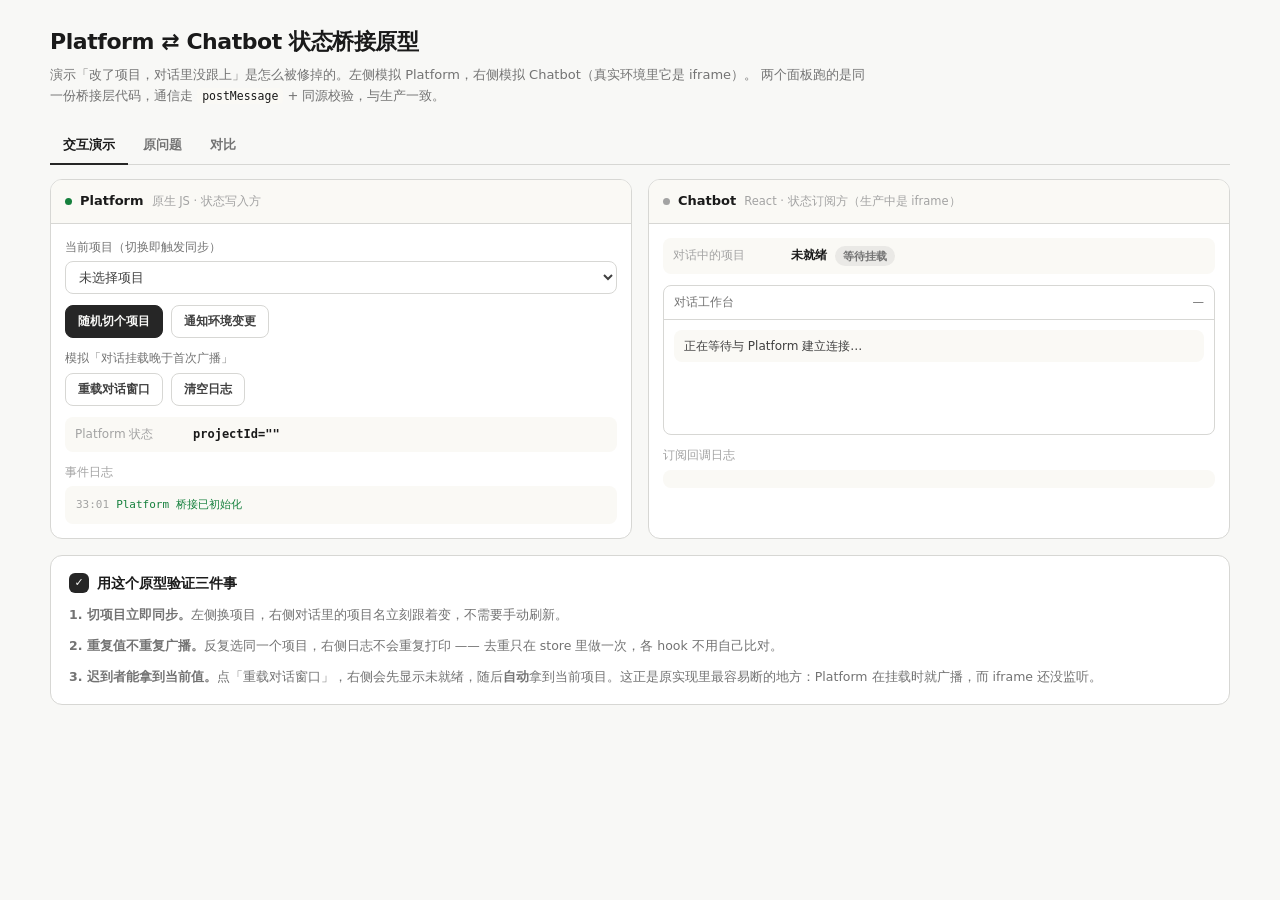
<file: frontend/prototype.html>
<!doctype html>
<html lang="zh-CN">
<head>
<meta charset="utf-8">
<meta name="viewport" content="width=device-width,initial-scale=1">
<title>Platform ⇄ Chatbot 状态桥接原型</title>
<style>
:root{
  --bg:#f8f8f6; --panel:#fff; --panel-2:#faf9f5; --line:#d7d7d4; --line-strong:#c4c4c0;
  --text:#404040; --text-strong:#1a1a1a; --muted:#737373; --muted-2:#a3a3a3;
  --blue:#262626; --blue-soft:rgba(38,38,38,.07);
  --green:#15803d; --green-bg:rgba(42,174,91,.1);
  --amber:#b45309; --amber-bg:rgba(234,107,23,.1);
  --red:#dc2626; --red-bg:rgba(239,68,68,.1);
  --radius:12px; --radius-sm:8px;
  --mono:ui-monospace,SFMono-Regular,Menlo,Consolas,monospace;
}
*{box-sizing:border-box}
body{
  margin:0;font:13px/1.6 ui-sans-serif,system-ui,-apple-system,"PingFang SC","Microsoft YaHei",sans-serif;
  background:var(--bg);color:var(--text);padding:24px 20px 60px;
}
.wrap{max-width:1180px;margin:0 auto}
header{margin-bottom:20px}
h1{margin:0 0 6px;font-size:22px;letter-spacing:-.02em;color:var(--text-strong);font-weight:700}
.lede{margin:0;color:var(--muted);font-size:13px;max-width:820px}

.grid{display:grid;grid-template-columns:1fr 1fr;gap:16px;margin-bottom:16px}
@media(max-width:900px){.grid{grid-template-columns:1fr}}

.pane{background:var(--panel);border:1px solid var(--line);border-radius:var(--radius);overflow:hidden;display:flex;flex-direction:column}
.pane-head{padding:11px 14px;border-bottom:1px solid var(--line);display:flex;align-items:center;gap:8px;background:var(--panel-2)}
.pane-head b{font-size:13px;color:var(--text-strong);font-weight:600}
.pane-head small{color:var(--muted-2);font-size:11.5px}
.pane-head .dot{width:7px;height:7px;border-radius:50%;background:var(--muted-2);flex:none}
.pane-head .dot.on{background:var(--green)}
.pane-body{padding:14px;flex:1;display:flex;flex-direction:column;gap:11px}

label.field{display:flex;flex-direction:column;gap:5px}
label.field > span{font-size:11.5px;color:var(--muted);font-weight:500}
select,input,button{font:inherit;color:inherit}
select,input[type=text]{
  width:100%;padding:7px 9px;border:1px solid var(--line);border-radius:var(--radius-sm);
  background:var(--panel);font-size:12.5px;
}
select:focus,input:focus{outline:2px solid var(--blue-soft);outline-offset:1px;border-color:var(--muted-2)}

.btn{
  border:1px solid var(--line);background:var(--panel);border-radius:var(--radius-sm);
  padding:6px 12px;font-size:12px;font-weight:600;cursor:pointer;transition:.14s;
}
.btn:hover{background:var(--panel-2);border-color:var(--line-strong)}
.btn.primary{background:var(--blue);border-color:var(--blue);color:var(--bg)}
.btn.primary:hover{opacity:.88}

.state-row{display:flex;align-items:center;gap:8px;padding:8px 10px;border-radius:var(--radius-sm);background:var(--panel-2);font-size:12px}
.state-row b{color:var(--text-strong);font-weight:600;font-family:var(--mono);font-size:12px}
.state-row .k{color:var(--muted-2);min-width:110px}

.log{background:var(--panel-2);border-radius:var(--radius-sm);padding:9px 11px;max-height:190px;overflow:auto;font-family:var(--mono);font-size:11px;line-height:1.75}
.log div{display:flex;gap:7px}
.log .t{color:var(--muted-2);flex:none}
.log .m{color:var(--text)}
.log .ok{color:var(--green)}
.log .warn{color:var(--amber)}
.log .err{color:var(--red)}

.badge{display:inline-flex;align-items:center;gap:4px;padding:2px 8px;border-radius:999px;font-size:10.5px;font-weight:600}
.badge.ok{background:var(--green-bg);color:var(--green)}
.badge.stale{background:var(--red-bg);color:var(--red)}
.badge.idle{background:var(--blue-soft);color:var(--muted)}

.card{background:var(--panel);border:1px solid var(--line);border-radius:var(--radius);padding:16px 18px;margin-bottom:14px}
.card h2{margin:0 0 10px;font-size:14px;color:var(--text-strong);font-weight:600;display:flex;align-items:center;gap:8px}
.card h2 .n{display:inline-grid;place-items:center;width:20px;height:20px;border-radius:6px;background:var(--blue);color:var(--bg);font-size:11px;font-weight:700;flex:none}
.card p{margin:0 0 10px;font-size:12.5px;color:var(--muted);line-height:1.7}
.card p:last-child{margin-bottom:0}
code{font-family:var(--mono);font-size:11.5px;background:var(--panel-2);padding:1px 5px;border-radius:4px;color:var(--text-strong)}

.mono{font-family:var(--mono)}
.muted{color:var(--muted)}
.hint{font-size:11.5px;color:var(--muted-2);line-height:1.6}
.ok-text{color:var(--green);font-weight:600}
.err-text{color:var(--red);font-weight:600}

.tabs{display:flex;gap:2px;border-bottom:1px solid var(--line);margin-bottom:14px}
.tab{border:0;background:none;padding:8px 13px;font-size:12.5px;font-weight:600;color:var(--muted);cursor:pointer;border-bottom:2px solid transparent;margin-bottom:-1px}
.tab.on{color:var(--text-strong);border-bottom-color:var(--blue)}
.tabpane{display:none}
.tabpane.on{display:block}

.mockchat{border:1px solid var(--line);border-radius:var(--radius-sm);background:var(--panel);display:flex;flex-direction:column;min-height:150px}
.mockchat-head{padding:7px 10px;border-bottom:1px solid var(--line);font-size:11.5px;color:var(--muted);display:flex;justify-content:space-between;align-items:center}
.mockchat-body{padding:10px;flex:1;font-size:12px;display:flex;flex-direction:column;gap:7px}
.bubble{background:var(--panel-2);border-radius:var(--radius-sm);padding:7px 10px;font-size:12px;line-height:1.55}
.bubble.me{background:var(--blue-soft);align-self:flex-end}
</style>
</head>
<body>
<div class="wrap">

<header>
  <h1>Platform ⇄ Chatbot 状态桥接原型</h1>
  <p class="lede">
    演示「改了项目，对话里没跟上」是怎么被修掉的。左侧模拟 Platform，右侧模拟 Chatbot（真实环境里它是 iframe）。
    两个面板跑的是同一份桥接层代码，通信走 <code>postMessage</code> + 同源校验，与生产一致。
  </p>
</header>

<div class="tabs" role="tablist">
  <button class="tab on" data-tab="demo">交互演示</button>
  <button class="tab" data-tab="problem">原问题</button>
  <button class="tab" data-tab="compare">对比</button>
</div>

<!-- ========== 交互演示 ========== -->
<section class="tabpane on" data-pane="demo">
  <div class="grid">
    <!-- Platform -->
    <div class="pane">
      <div class="pane-head">
        <span class="dot on" id="pdot"></span>
        <b>Platform</b>
        <small>原生 JS · 状态写入方</small>
      </div>
      <div class="pane-body">
        <label class="field">
          <span>当前项目（切换即触发同步）</span>
          <select id="pProject">
            <option value="">未选择项目</option>
            <option value="agentloop">AgentLoop</option>
            <option value="payment">支付中台</option>
            <option value="infra">基础设施</option>
          </select>
        </label>

        <div style="display:flex;gap:8px;flex-wrap:wrap">
          <button class="btn primary" id="pRandom">随机切个项目</button>
          <button class="btn" id="pEnvs">通知环境变更</button>
        </div>

        <label class="field">
          <span>模拟「对话挂载晚于首次广播」</span>
          <div style="display:flex;gap:8px">
            <button class="btn" id="pRemount">重载对话窗口</button>
            <button class="btn" id="pClear">清空日志</button>
          </div>
        </label>

        <div>
          <div class="state-row"><span class="k">Platform 状态</span><b id="pState">projectId=""</b></div>
        </div>

        <div>
          <div class="hint" style="margin-bottom:5px">事件日志</div>
          <div class="log" id="pLog"></div>
        </div>
      </div>
    </div>

    <!-- Chatbot -->
    <div class="pane">
      <div class="pane-head">
        <span class="dot" id="cdot"></span>
        <b>Chatbot</b>
        <small>React · 状态订阅方（生产中是 iframe）</small>
      </div>
      <div class="pane-body">
        <div class="state-row">
          <span class="k">对话中的项目</span>
          <b id="cState">未就绪</b>
          <span class="badge idle" id="cBadge">等待挂载</span>
        </div>

        <div class="mockchat">
          <div class="mockchat-head">
            <span>对话工作台</span>
            <span id="cProjectLabel" class="muted">—</span>
          </div>
          <div class="mockchat-body" id="cBody">
            <div class="bubble">正在等待与 Platform 建立连接…</div>
          </div>
        </div>

        <div>
          <div class="hint" style="margin-bottom:5px">订阅回调日志</div>
          <div class="log" id="cLog"></div>
        </div>
      </div>
    </div>
  </div>

  <div class="card">
    <h2><span class="n">✓</span>用这个原型验证三件事</h2>
    <p><b>1. 切项目立即同步。</b>左侧换项目，右侧对话里的项目名立刻跟着变，不需要手动刷新。</p>
    <p><b>2. 重复值不重复广播。</b>反复选同一个项目，右侧日志不会重复打印 —— 去重只在 store 里做一次，各 hook 不用自己比对。</p>
    <p><b>3. 迟到者能拿到当前值。</b>点「重载对话窗口」，右侧会先显示未就绪，随后<b>自动</b>拿到当前项目。这正是原实现里最容易断的地方：Platform 在挂载时就广播，而 iframe 还没监听。</p>
  </div>
</section>

<!-- ========== 原问题 ========== -->
<section class="tabpane" data-pane="problem">
  <div class="card">
    <h2><span class="n">1</span>原实现为什么会不同步</h2>
    <p>一条 <code>agentflow-project-context</code> 消息，在 Chatbot 侧被<b>四个独立监听器</b>分别处理：</p>
    <div class="log" style="max-height:none">
      <div><span class="t">useChat.js</span><span class="m">→ selectRef.current(id)</span></div>
      <div><span class="t">useLocalConversations.js</span><span class="m">→ selectLocal(null)</span></div>
      <div><span class="t">useExecutionMachines.js</span><span class="m">→ 监听 environments-changed</span></div>
      <div><span class="t">App.jsx</span><span class="m">→ 监听 mention-issue</span></div>
    </div>
    <p style="margin-top:12px">每个 hook 还各自维护一份 ref 做去重：</p>
    <div class="log" style="max-height:none">
      <div><span class="t">useChat</span><span class="m">globalProject.current</span></div>
      <div><span class="t">useLocalConversations</span><span class="m">hostProjectRef.current</span></div>
    </div>
    <p style="margin-top:12px"><b>问题：</b>同一份状态有四个副本。任何一处没跟上、或执行顺序不对，界面就停在旧项目上。</p>
  </div>

  <div class="card">
    <h2><span class="n">2</span>更隐蔽的是时序问题</h2>
    <p>Chatbot 的 iframe 初始是 <code>src="about:blank"</code>，加载完成后才真正挂载 React。</p>
    <p>而 Platform 在切换项目时就广播了。此时 Chatbot 还没注册监听器，<b>消息直接丢失</b>。</p>
    <p>现有代码的兜底是「收到 chat-ready 后再补发一次」，但补发逻辑分散在 <code>app.js</code> 的多个位置，容易漏。</p>
    <p class="hint">在「交互演示」里点「重载对话窗口」，可以看到桥接层用另一种方式解决：订阅时立即读取当前值，而不是依赖补发。</p>
  </div>
</section>

<!-- ========== 对比 ========== -->
<section class="tabpane" data-pane="compare">
  <div class="card">
    <h2><span class="n">1</span>改前 vs 改后</h2>
    <div class="grid" style="grid-template-columns:1fr 1fr;margin-bottom:0">
      <div>
        <div class="hint" style="margin-bottom:6px;color:var(--red);font-weight:600">改前 · 裸 postMessage</div>
        <div class="log" style="max-height:none">
          <div><span class="m">// 每个 hook 自己听</span></div>
          <div><span class="m">useEffect(() =&gt; {</span></div>
          <div><span class="m">&nbsp;&nbsp;const onCtx = (e) =&gt; {</span></div>
          <div><span class="m">&nbsp;&nbsp;&nbsp;&nbsp;if (e.origin !== origin ||</span></div>
          <div><span class="m">&nbsp;&nbsp;&nbsp;&nbsp;&nbsp;&nbsp;&nbsp;e.source !== parent) return;</span></div>
          <div><span class="m">&nbsp;&nbsp;&nbsp;&nbsp;if (e.data?.type !== "…-context") return;</span></div>
          <div><span class="m">&nbsp;&nbsp;&nbsp;&nbsp;if (id === ref.current) return;  // 各自去重</span></div>
          <div><span class="m">&nbsp;&nbsp;&nbsp;&nbsp;ref.current = id;</span></div>
          <div><span class="m">&nbsp;&nbsp;&nbsp;&nbsp;selectLocal(null);</span></div>
          <div><span class="m">&nbsp;&nbsp;};</span></div>
          <div><span class="m">&nbsp;&nbsp;addEventListener("message", onCtx);</span></div>
          <div><span class="m">}, []);</span></div>
        </div>
      </div>
      <div>
        <div class="hint" style="margin-bottom:6px;color:var(--green);font-weight:600">改后 · 桥接层</div>
        <div class="log" style="max-height:none">
          <div><span class="m">// 一处订阅，来源校验与去重都在层内</span></div>
          <div><span class="m">useEffect(() =&gt; {</span></div>
          <div><span class="m">&nbsp;&nbsp;return bridge.subscribeProject(</span></div>
          <div><span class="m">&nbsp;&nbsp;&nbsp;&nbsp;(projectId, previous) =&gt; {</span></div>
          <div><span class="m">&nbsp;&nbsp;&nbsp;&nbsp;&nbsp;&nbsp;selectLocal(null);</span></div>
          <div><span class="m">&nbsp;&nbsp;&nbsp;&nbsp;}</span></div>
          <div><span class="m">&nbsp;&nbsp;);  // immediate 已内置</span></div>
          <div><span class="m">}, [bridge]);</span></div>
        </div>
        <div class="hint" style="margin-top:10px">
          来源校验、消息类型、去重都在桥接层里做一次。
          hook 只关心「项目变了，我要做什么」。
        </div>
      </div>
    </div>
  </div>

  <div class="card">
    <h2><span class="n">2</span>这一层不做什么</h2>
    <p>它<b>不</b>接管业务逻辑。切项目时该清空草稿、该重新拉会话、该保留哪些缓存，仍由各 hook 自己决定。</p>
    <p>它只回答一个问题的唯一答案：<b>当前项目是哪个</b>。</p>
  </div>
</section>

</div>

<script>
/* ============================================================
   桥接层（与 frontend/bridge/*.js 等价的精简内联版）
   真实项目里这些从模块引入，这里内联以便单文件预览。
   ============================================================ */
const MESSAGE = {
  PROJECT_CONTEXT: 'agentflow-project-context',
  ENVIRONMENTS_CHANGED: 'agentflow-environments-changed',
  MENTION_ISSUE: 'agentflow-chat-mention-issue',
  CHAT_READY: 'agentflow-chat-ready',
  CHAT_OPEN_VIEW: 'agentflow-chat-open-view',
};

function createStore(initial) {
  let state = { ...initial };
  const listeners = new Set();
  return {
    get: () => state,
    set(patch) {
      const next = { ...state };
      let changed = false;
      for (const k of Object.keys(patch)) {
        if (next[k] !== patch[k]) { next[k] = patch[k]; changed = true; }
      }
      if (!changed) return state;
      state = next;
      for (const fn of [...listeners]) {
        try { fn(state, patch); } catch (e) { console.error(e); }
      }
      return state;
    },
    subscribe(fn, { immediate = true } = {}) {
      listeners.add(fn);
      if (immediate) { try { fn(state, null); } catch (e) { console.error(e); } }
      return () => listeners.delete(fn);
    },
  };
}

function createChannel({ role, target }) {
  const handlers = new Set();
  function peer() {
    try { return (typeof target === 'function' ? target() : target) || null; }
    catch { return null; }
  }
  function send(type, payload) {
    const win = peer();
    if (!win) return false;
    win.postMessage({ type, ...payload }, location.origin);
    return true;
  }
  function on(type, fn) {
    const e = { type, fn };
    handlers.add(e);
    return () => handlers.delete(e);
  }
  function listener(event) {
    if (event.origin !== location.origin) return;
    const expect = role === 'platform' ? peer() : window.parent;
    if (!expect || event.source !== expect) return;
    const d = event.data;
    if (!d || typeof d.type !== 'string') return;
    for (const h of [...handlers]) {
      if (h.type !== d.type) continue;
      try { h.fn(d, event); } catch (e) { console.error(e); }
    }
  }
  if (typeof window !== 'undefined') window.addEventListener('message', listener);
  return { send, on, ready: () => peer() !== null, dispose: () => window.removeEventListener('message', listener) };
}

function createPlatformBridge({ target }) {
  const store = createStore({ projectId: '', environmentsRevision: 0, chatReady: false });
  const channel = createChannel({ role: 'platform', target });
  return {
    store, channel,
    setProject(projectId) {
      const v = String(projectId || '');
      store.set({ projectId: v });
      channel.send(MESSAGE.PROJECT_CONTEXT, { projectId: v });
    },
    markEnvironmentsChanged() {
      const r = store.get().environmentsRevision + 1;
      store.set({ environmentsRevision: r });
      channel.send(MESSAGE.ENVIRONMENTS_CHANGED, { revision: r });
    },
    syncAll() {
      const s = store.get();
      channel.send(MESSAGE.PROJECT_CONTEXT, { projectId: s.projectId });
      if (s.environmentsRevision) channel.send(MESSAGE.ENVIRONMENTS_CHANGED, { revision: s.environmentsRevision });
    },
  };
}

function createChatbotBridge() {
  const store = createStore({ projectId: '', environmentsRevision: 0 });
  const channel = createChannel({ role: 'chatbot', target: () => window.parent });
  channel.on(MESSAGE.PROJECT_CONTEXT, (d) => store.set({ projectId: String(d.projectId || '') }));
  channel.on(MESSAGE.ENVIRONMENTS_CHANGED, (d) => store.set({ environmentsRevision: Number(d.revision) || 0 }));
  return {
    store, channel,
    subscribeProject(fn, opts) {
      let prev;
      return store.subscribe((s) => {
        if (s.projectId === prev) return;
        const from = prev; prev = s.projectId; fn(s.projectId, from);
      }, opts);
    },
    subscribeEnvironments(fn, opts) {
      let prev, first = true;
      return store.subscribe((s) => {
        if (first) { first = false; prev = s.environmentsRevision; if (!prev) return; }
        if (s.environmentsRevision === prev) return;
        prev = s.environmentsRevision; fn(s.environmentsRevision);
      }, opts);
    },
    announceReady() { channel.send(MESSAGE.CHAT_READY, {}); },
  };
}

/* ============================================================
   演示装配：用一个隐藏 iframe 充当「真实的 Chatbot 窗口」，
   这样 postMessage 与同源校验都和生产一致。
   ============================================================ */

const $ = (id) => document.getElementById(id);
const PROJECT_NAME = { '': '未选择项目', agentloop: 'AgentLoop', payment: '支付中台', infra: '基础设施' };

function now() {
  const d = new Date();
  return String(d.getMinutes()).padStart(2,'0') + ':' + String(d.getSeconds()).padStart(2,'0');
}

function log(hostId, text, cls) {
  const host = $(hostId);
  const row = document.createElement('div');
  row.innerHTML = '<span class="t">' + now() + '</span><span class="' + (cls || 'm') + '">' + text + '</span>';
  host.appendChild(row);
  host.scrollTop = host.scrollHeight;
}

/* 隐藏 iframe 承载 Chatbot 侧。
   iframe 内自带一份最小桥接实现——模拟真实场景：Chatbot 是独立文档，
   有自己的 JS 环境，不能复用父窗口的函数对象。 */
const CHATBOT_DOC = `<!doctype html><meta charset="utf-8"><body><script>
(function () {
  var MESSAGE = {
    PROJECT_CONTEXT: 'agentflow-project-context',
    ENVIRONMENTS_CHANGED: 'agentflow-environments-changed',
    CHAT_READY: 'agentflow-chat-ready',
  };
  var state = { projectId: '', revision: 0 };
  var prevProject = null;
  var firstEnv = true;
  var prevEnv = 0;

  function report(projectId, previous) {
    window.parent.postMessage(
      { type: 'demo-chatbot-seen', projectId: projectId, previous: previous },
      location.origin,
    );
  }

  window.addEventListener('message', function (event) {
    if (event.origin !== location.origin) return;
    if (event.source !== window.parent) return;
    var d = event.data;
    if (!d || typeof d.type !== 'string') return;

    if (d.type === MESSAGE.PROJECT_CONTEXT) {
      var next = String(d.projectId || '');
      if (next === state.projectId) return;   // store 层去重
      var from = prevProject;
      prevProject = next;
      state.projectId = next;
      report(next, from);
    }
    if (d.type === MESSAGE.ENVIRONMENTS_CHANGED) {
      var r = Number(d.revision) || 0;
      if (r === prevEnv) return;
      prevEnv = r;
      state.revision = r;
      window.parent.postMessage(
        { type: 'demo-chatbot-envs', revision: r },
        location.origin,
      );
    }
  });

  // 通知 Platform 已就绪，请求补发完整状态
  window.parent.postMessage({ type: MESSAGE.CHAT_READY }, location.origin);
  window.parent.postMessage({ type: 'demo-chatbot-mounted' }, location.origin);
})();
<\/script>`;

const frame = document.createElement('iframe');
frame.style.display = 'none';
frame.srcdoc = CHATBOT_DOC;
document.body.appendChild(frame);

/* ---------- Platform 侧 ---------- */
const platform = createPlatformBridge({ target: () => frame.contentWindow });

platform.channel.on(MESSAGE.CHAT_READY, () => {
  log('pLog', '收到 chat-ready，补发完整状态', 'ok');
  platform.syncAll();
});

/* 监听来自 iframe 的演示消息 */
window.addEventListener('message', (e) => {
  if (e.origin !== location.origin) return;
  const d = e.data;
  if (!d || typeof d.type !== 'string') return;

  if (d.type === 'demo-chatbot-mounted') {
    log('pLog', '对话窗口已挂载并发送 chat-ready', 'ok');
    $('cdot').classList.add('on');
    $('cBadge').className = 'badge ok';
    $('cBadge').textContent = '已连接';
  }

  if (d.type === 'demo-chatbot-envs') {
    log('cLog', '环境变更 revision=' + d.revision, 'warn');
  }

  if (d.type === 'demo-chatbot-seen') {
    const name = PROJECT_NAME[d.projectId] || d.projectId || '未选择项目';
    $('cState').textContent = 'projectId="' + d.projectId + '"';
    $('cProjectLabel').textContent = name;
    $('cBody').innerHTML =
      '<div class="bubble">当前项目：<b>' + name + '</b></div>' +
      '<div class="bubble me">好的，我会在这个项目的上下文里回答。</div>';
    const same = d.projectId === platform.store.get().projectId;
    $('cBadge').className = 'badge ' + (same ? 'ok' : 'stale');
    $('cBadge').textContent = same ? '已同步' : '不同步';
    const fromLabel = d.previous === null || d.previous === undefined
      ? '首次' : ('从 "' + (d.previous || '空') + '"');
    log('cLog', fromLabel + ' → "' + (d.projectId || '空') + '"', 'ok');
  }
});

/* ---------- Platform 交互 ---------- */
$('pProject').addEventListener('change', (e) => {
  const id = e.target.value;
  log('pLog', '切换项目 → ' + (id || '(空)'), 'm');
  platform.setProject(id);
  $('pState').textContent = 'projectId="' + id + '"';
});

$('pRandom').addEventListener('click', () => {
  const ids = ['', 'agentloop', 'payment', 'infra'];
  const next = ids[Math.floor(Math.random() * ids.length)];
  $('pProject').value = next;
  $('pProject').dispatchEvent(new Event('change'));
});

$('pEnvs').addEventListener('click', () => {
  log('pLog', '环境变更（广播 revision）', 'warn');
  platform.markEnvironmentsChanged();
});

$('pRemount').addEventListener('click', () => {
  log('pLog', '重载对话窗口（模拟 iframe 晚挂载）', 'warn');
  $('cState').textContent = '未就绪';
  $('cBadge').className = 'badge idle';
  $('cBadge').textContent = '等待挂载';
  $('cdot').classList.remove('on');
  frame.contentWindow.location.reload();
});

$('pClear').addEventListener('click', () => {
  $('pLog').innerHTML = '';
  $('cLog').innerHTML = '';
});

/* ---------- Tabs ---------- */
document.querySelectorAll('.tab').forEach((tab) => {
  tab.addEventListener('click', () => {
    document.querySelectorAll('.tab').forEach((t) => t.classList.toggle('on', t === tab));
    document.querySelectorAll('.tabpane').forEach((p) => {
      p.classList.toggle('on', p.dataset.pane === tab.dataset.tab);
    });
  });
});

log('pLog', 'Platform 桥接已初始化', 'ok');
</script>
</body>
</html>
</file>
